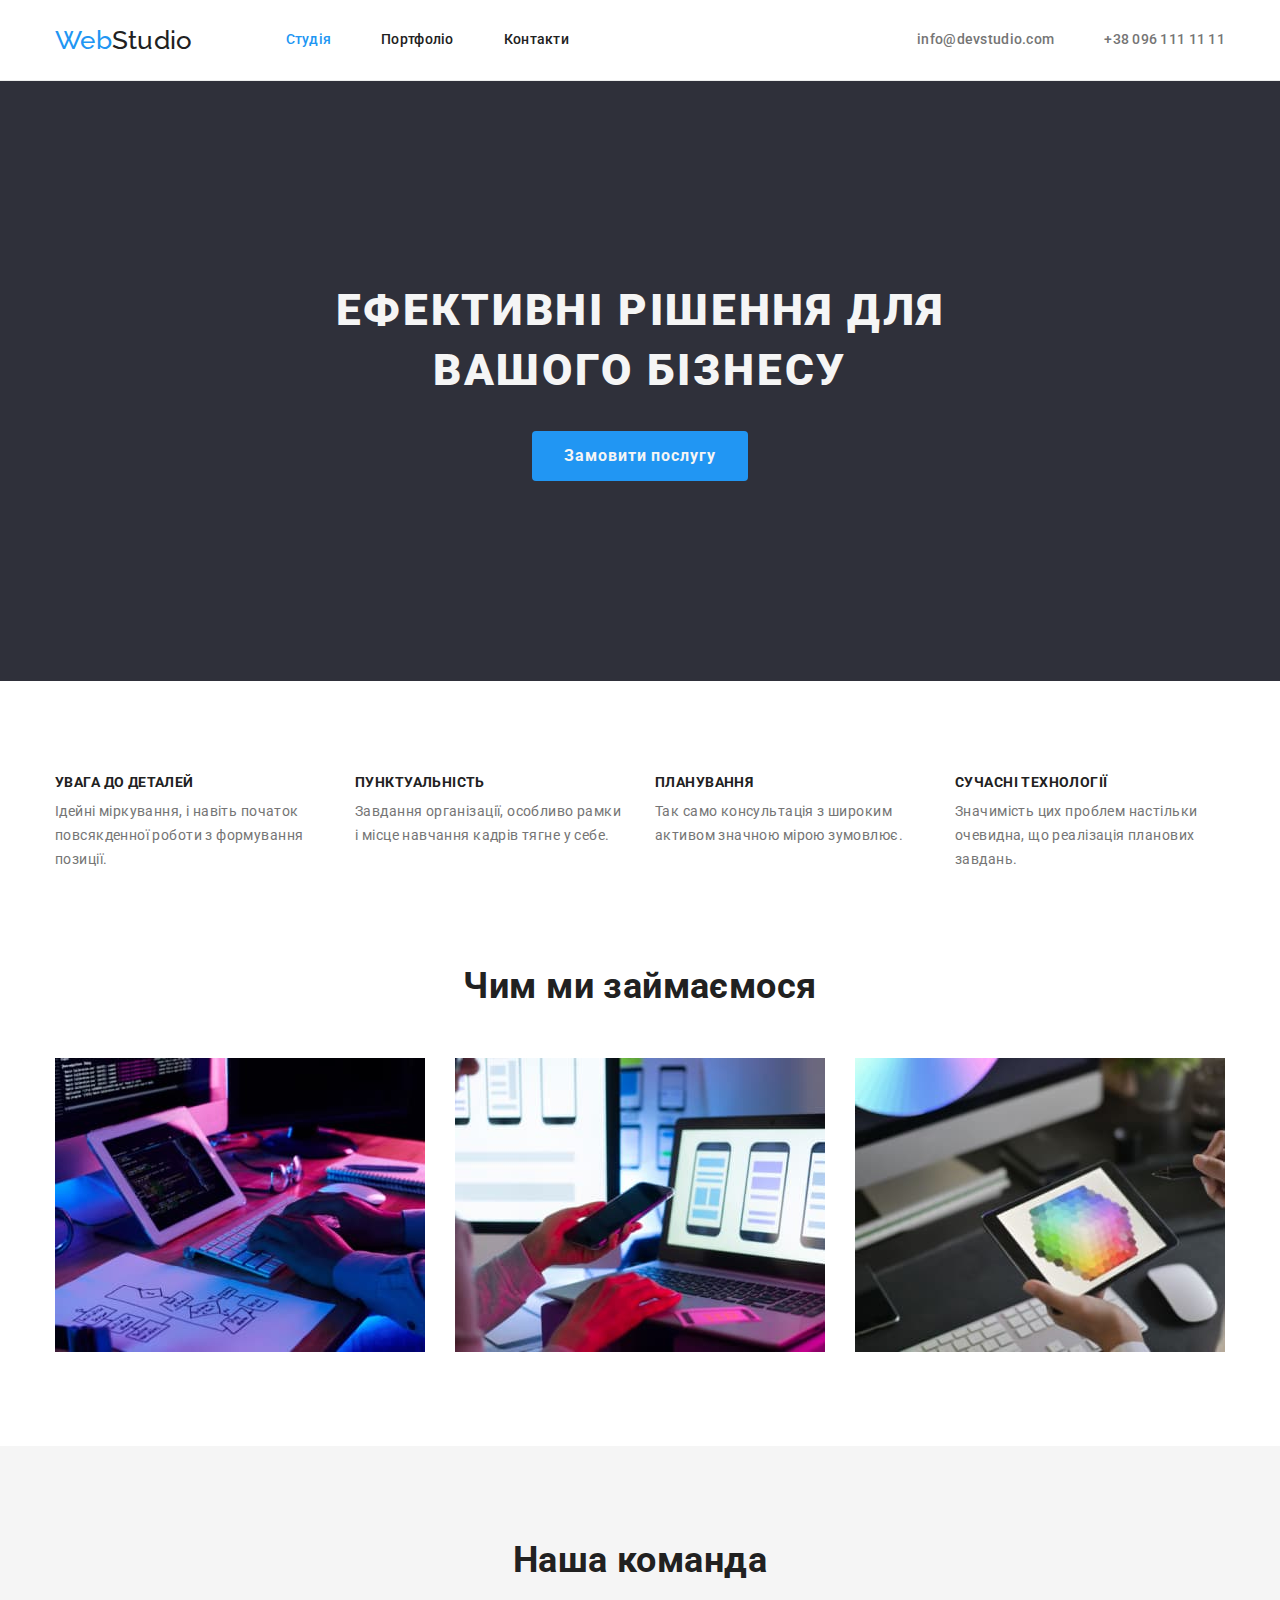
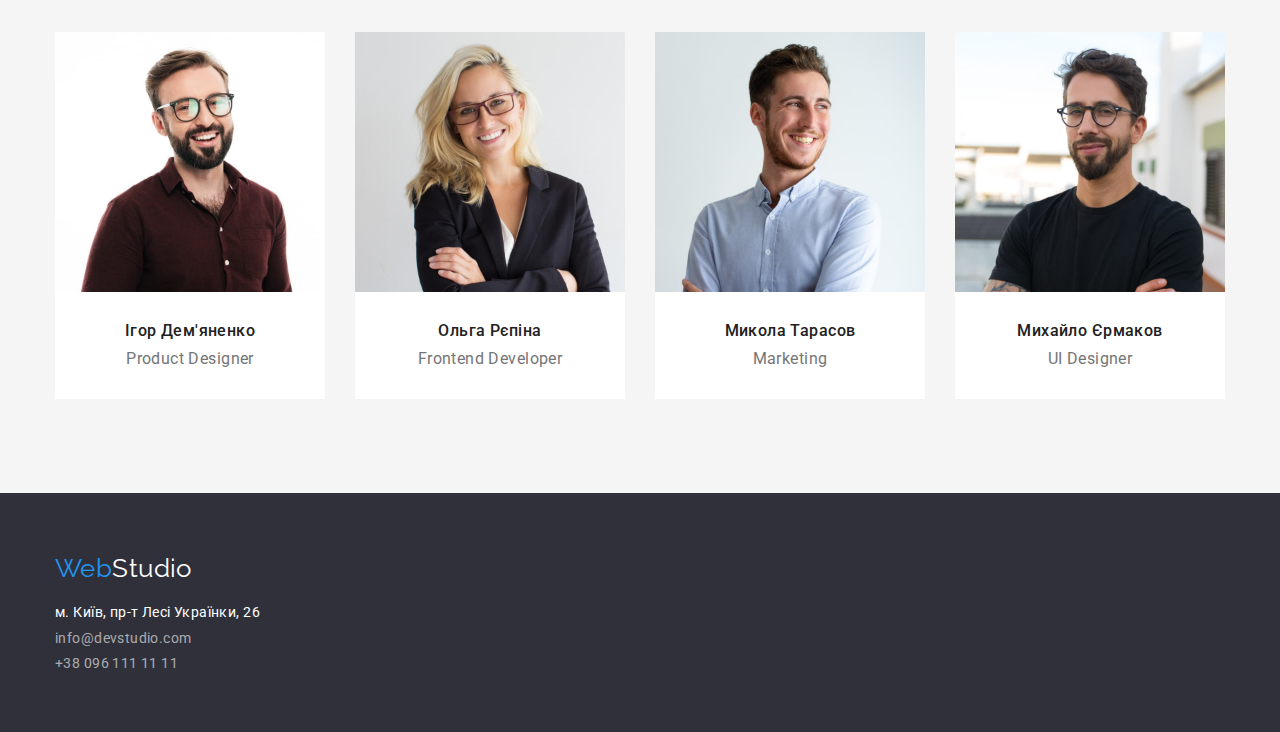
<file: index.html>
<!DOCTYPE html>
<html lang="uk">
  <head>
    <meta charset="UTF-8" />
    <meta http-equiv="X-UA-Compatible" content="IE=edge" />
    <meta name="viewport" content="width=device-width, initial-scale=1.0" />
    <link rel="preconnect" href="https://fonts.googleapis.com">
    <link rel="preconnect" href="https://fonts.gstatic.com" crossorigin>
    <link href="https://fonts.googleapis.com/css2?family=Raleway:wght@700&family=Roboto:wght@400;500;700;900&display=swap" rel="stylesheet">
    <link rel="stylesheet" href="https://cdnjs.cloudflare.com/ajax/libs/modern-normalize/1.1.0/modern-normalize.min.css">
    <link rel="stylesheet" href="css/styles.css">
    <title>WebStudio</title>
  </head>
  <body>
     <header class="header">
      <div class="container main-nav">
       <nav class="header-nav">
        <a  href="/index.html" lang="en" class="logo"><span class="logo-web">Web</span>Studio
        </a> 
        <ul class="header-list">
           <li class="item"><a href="index.html" class="link current">Студія</a></li>
           <li class="item"><a href="portfolio.html" class="link">Портфоліо</a></li>
           <li class="item"><a href="" class="link" >Контакти </a></li>
        </ul>
       </nav>
        <ul class="header-contact">
          <li class="item"> <a href="mailto:info@devstudio.com" class="header-link">info@devstudio.com </a></li>
          <li class="item"> <a href="tel:+380961111111" class="header-link"> +38 096 111 11 11 </a></li>
        </ul>
      </div>
     </header>
    <main>
       <section class="main section">
          <div class="container">
            <h1 class="main-title"> Ефективні рішення для вашого бізнесу </h1>
            <button class="main-button" type="button">Замовити послугу </button> 
         </div>
        </section>
       <!--section about company-->
      <section class="company section"> 
        <div class="container">
         <h2 class="visually-hidden"> Веб студія, основні напрямки роботи </h2>
         <ul class="company-list">
           <li class="company-item"> 
            <h3 class="company-title">УВАГА ДО ДЕТАЛЕЙ </h3>
            <p class="company-description">Ідейні міркування, і навіть початок повсякденної роботи з формування позиції. </p>
           </li>
           <li class="company-item">
            <h3 class="company-title">ПУНКТУАЛЬНІСТЬ </h3>
            <p class="company-description">Завдання організації, особливо рамки і місце навчання кадрів тягне у себе. </p>
           </li>
           <li class="company-item"> 
            <h3 class="company-title"> ПЛАНУВАННЯ</h3>
            <p class="company-description">Так само консультація з широким активом значною мірою зумовлює.</P>
           </li>
           <li class="company-item">
            <h3 class="company-title"> СУЧАСНІ ТЕХНОЛОГІЇ</h3>
            <p class="company-description"> Значимість цих проблем настільки очевидна, що реалізація планових завдань.</p>
           </li>
         </ul>
        </div>
      </section>
      <section class="work section">
        <div class="container">
           <h2 class="work-title"> Чим ми займаємося </h2>
          <ul class="work-list">
            <li  class="work-item">
             <img src="./images/box1.jpg" alt=" Увага до деталей" width="370">
             </li>
            <li class="work-item"> 
             <img src="./images/box2.jpg" alt="ПЛАНУВАННЯ" width="370">
            </li>
            <li class="work-item"> 
             <img src="./images/box3.jpg" alt="СУЧАСНІ ТЕХНОЛОГІЇ" width="370">
            </li>
         </ul>
        </div>
      </section>
        <!-- section about team-->
      <section class="team section">
       <div class="container">
        <h2 class="team-title"> Наша команда  </h2>
        <ul class="team-list"> 
          <li class="team-item">
            <img src="./images/img1.jpg" alt="Product_Designer" width="270">
            <div class="team-block"> 
              <h3 class="team-heroes"> Ігор Дем'яненко </h3>
              <p class="team-description"> Product Designer </p>
            </div>
          </li>
          <li class="team-item">
            <img src="./images/img2.jpg" alt="Frontend_Developer" width="270">
            <div class="team-block">
              <h3 class="team-heroes"> Ольга Рєпіна </h3>
              <p class="team-description"> Frontend Developer </p>
            </div>
           
          </li>
          <li class="team-item">
            <img src="./images/img3.jpg" alt="Marketing" width="270">
            <div class="team-block">
              <h3 class="team-heroes">Микола Тарасов</h3>
              <p class="team-description"> Marketing </p>
            </div>
          </li>
          <li class="team-item">
            <img src="./images/img4.jpg" alt="UI Designer" width="270">
            <div class="team-block">
              <h3 class="team-heroes"> Михайло Єрмаков </h3>
              <p class="team-description"> UI Designer </p>
            </div>
          </li>
        </ul>
        </div>
      </section>
    </main>
 
    <footer class="footer">
      <div class="container">
        <a href="/index.html" lang="en" class="footer-logo"><span class="footer-logo-web">Web</span>Studio
        </a> 
        <address> 
          <ul class="footer-list">
            <li  class="footer-item">
              <a href="https://goo.gl/maps/2AqovgsvWm5qZZo3A" target="_blank" rel="noopener nofollow noreferrer" class="link-adress">
               м. Київ, пр-т Лесі Українки, 26 </a>
            </li>
            <li  class="footer-item"> <a href="mailto:info@devstudio.com" class="link-contacts">info@devstudio.com </a></li>
            <li  class="footer-item"> <a href="tel:+380961111111" class="link-contacts"> +38 096 111 11 11 </a></li>
          </ul>
        </address>
      </div>
   </footer> 
  </body>
</html>
</file>
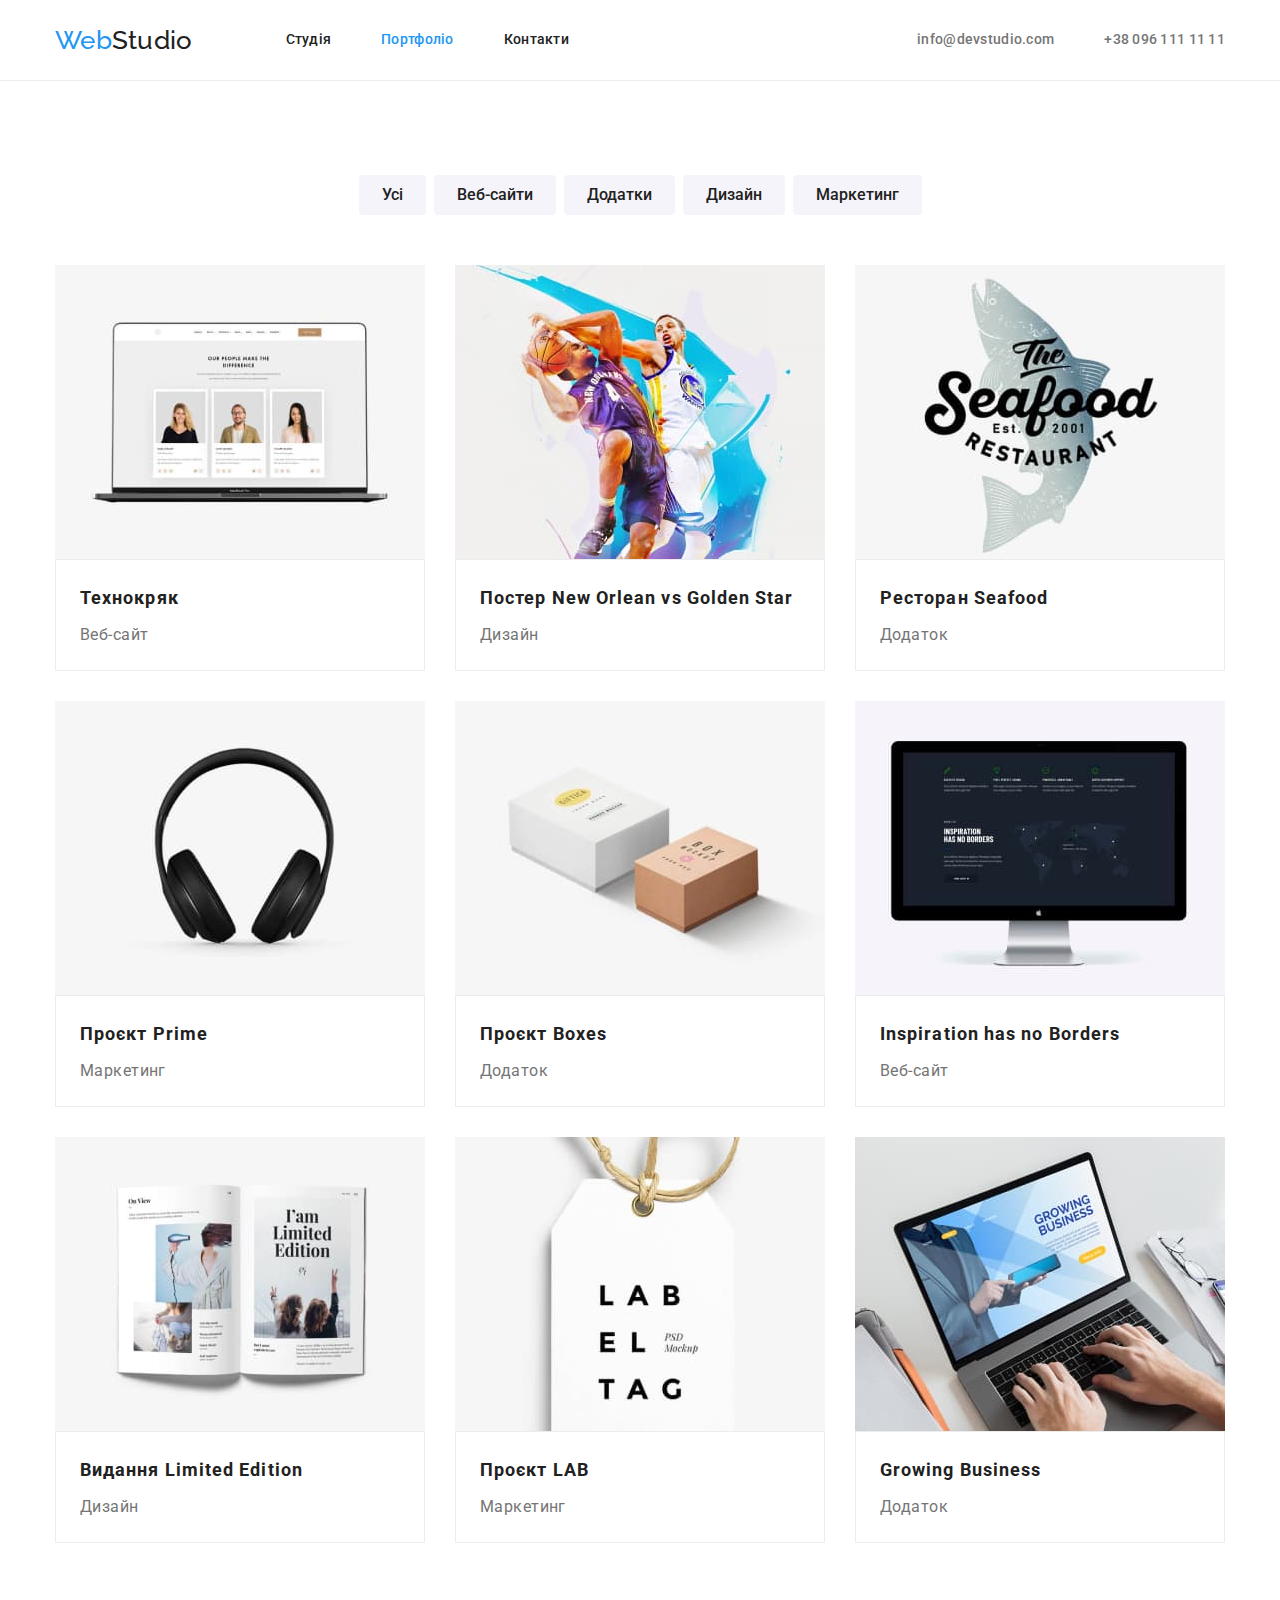
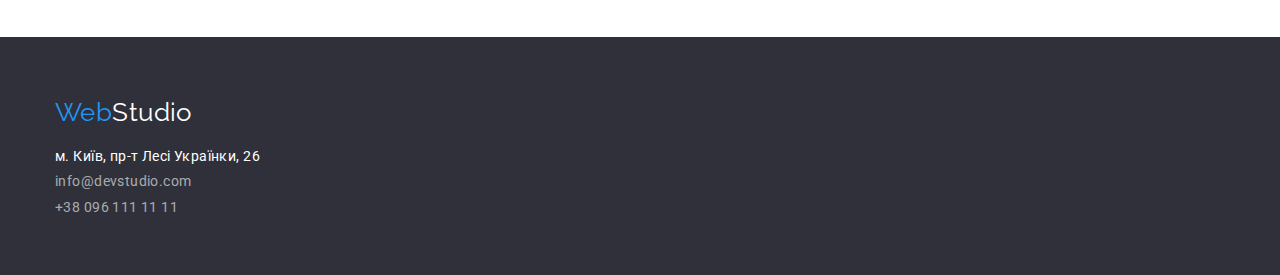
<file: portfolio.html>
<!DOCTYPE html>
<html lang="uk">
  <head>
    <meta charset="UTF-8"/>
    <meta http-equiv="X-UA-Compatible" content="IE=edge" />
    <meta name="viewport" content="width=device-width, initial-scale=1.0" />
    <link rel="preconnect" href="https://fonts.googleapis.com">
    <link rel="preconnect" href="https://fonts.gstatic.com" crossorigin>
    <link href="https://fonts.googleapis.com/css2?family=Raleway:wght@700&family=Roboto:wght@400;500;700;900&display=swap" rel="stylesheet">
    <link rel="stylesheet" href="https://cdnjs.cloudflare.com/ajax/libs/modern-normalize/1.1.0/modern-normalize.min.css">
    <link rel="stylesheet" href="css/styles.css">
  
    <title>WebStudio</title>
  </head>
  <body>
    <header class="header">
      <div class="container main-nav">
       <nav class="header-nav">
        <a  href="/index.html" lang="en" class="logo"><span class="logo-web">Web</span>Studio
        </a> 
        <ul class="header-list">
           <li class="item"><a href="index.html" class="link">Студія</a></li>
           <li class="item"><a href="portfolio.html" class="link current">Портфоліо</a></li>
           <li class="item"><a href="" class="link"> Контакти </a></li>
        </ul>
       </nav>
        <ul class="header-contact">
          <li class="item"> <a href="mailto:info@devstudio.com" class="header-link">info@devstudio.com </a></li>
          <li class="item"> <a href="tel:+380961111111" class="header-link"> +38 096 111 11 11 </a></li>
        </ul>
      </div>
     </header>
    <main>
        <section class="projects section">
          <div class="container"> 
            <h1 hidden> Веб студія, доадктки, веб-сайти, дизайн, макети </h1>
              <!-- section website navigation -->
            <ul class="portfolio-list-button">
                <li class="portfolio-filter">  <button class="button" type="button"> Усі </button> </li>
                <li class="portfolio-filter">  <button class="button" type="button"> Веб-сайти </button> </li>
                <li class="portfolio-filter">  <button class="button" type="button"> Додатки </button> </li>
                <li class="portfolio-filter">  <button class="button" type="button"> Дизайн </button> </li>
                <li class="portfolio-filter">  <button class="button" type="button"> Маркетинг </button> </li>
            </ul>
          
           <!-- section web studio projects -->
            <ul class="portfolio-list-card">
                <li class="projects-item">
                    <img src="./images_projects/img1.jpg" alt="Веб-сайт" width="370">
                    <div class="projects-block">
                      <h2 class="projects-titel"> Технокряк </h2>
                      <p class="projects-description"> Веб-сайт </p>
                    </div> 
                </li>
                <li class="projects-item">
                    <img src="./images_projects/img2.jpg" alt="Постер New Orlean vs Golden Star" width="370">
                    <div class="projects-block">
                      <h2 class="projects-titel"> Постер New Orlean vs Golden Star </h2>
                      <p class="projects-description"> Дизайн  </p>
                    </div>   
                </li>
                <li class="projects-item">
                    <img src="./images_projects/img3.jpg" alt="Ресторан Seafood" width="370">
                    <div class="projects-block">
                      <h2 class="projects-titel"> Ресторан Seafood </h2>
                      <p class="projects-description"> Додаток </p>
                    </div> 
                </li>
                <li class="projects-item">
                    <img src="./images_projects/img4.jpg" alt="Проєкт Prime" width="370">
                    <div class="projects-block">
                      <h2 class="projects-titel"> Проєкт Prime </h2>
                      <p class="projects-description"> Маркетинг </p>
                    </div>
                </li>
                <li class="projects-item">
                    <img src="./images_projects/img5.jpg" alt="Проєкт Boxes" width="370">
                    <div class="projects-block">
                      <h2 class="projects-titel"> Проєкт Boxes </h2>
                      <p class="projects-description"> Додаток </p>
                    </div>    
                </li>
                <li class="projects-item">
                    <img src="./images_projects/img6.jpg" alt="Inspiration has no Borders" width="370">
                    <div class="projects-block">
                      <h2 class="projects-titel"> Inspiration has no Borders </h2>
                      <p class="projects-description"> Веб-сайт </p>
                    </div> 
                </li>
                <li class="projects-item">
                    <img src="./images_projects/img7.jpg" alt="Видання Limited Edition" width="370">
                    <div class="projects-block">
                      <h2 class="projects-titel"> Видання Limited Edition </h2>
                      <p class="projects-description"> Дизайн </p>
                    </div>    
                </li>
                <li class="projects-item">
                    <img src="./images_projects/img8.jpg" alt="Проєкт LAB" width="370">
                   <div class="projects-block">
                    <h2 class="projects-titel"> Проєкт LAB </h2>
                    <p class="projects-description"> Маркетинг </p>
                   </div> 
                </li>
                <li class="projects-item">
                    <img src="./images_projects/img9.jpg" alt="Growing Business" width="370">
                    <div class="projects-block">
                      <h2 class="projects-titel"> Growing Business </h2>
                      <p class="projects-description"> Додаток </p>
                     </div>
                </li>
            </ul>
          </div>
        </section>
    </main>
    
    <footer class="footer">
      <div class="container">
        <a href="/index.html" lang="en" class="footer-logo"><span class="footer-logo-web">Web</span>Studio
        </a> 
        <address> 
          <ul class="footer-list">
            <li  class="footer-item">
              <a href="https://goo.gl/maps/2AqovgsvWm5qZZo3A" target="_blank" rel="noopener nofollow noreferrer" class="link-adress">
               м. Київ, пр-т Лесі Українки, 26 </a>
            </li>
            <li  class="footer-item"> <a href="mailto:info@devstudio.com" class="link-contacts">info@devstudio.com </a></li>
            <li  class="footer-item"> <a href="tel:+380961111111" class="link-contacts"> +38 096 111 11 11 </a></li>
          </ul>
        </address>
      </div>
   </footer> 
  </body>
</html>
</file>
<file: css/styles.css>
:root {
    --primary-text-color: #212121 ;
    --second-text-color: #757575;
    --accent-text-color: #2196F3;
    --primary-bg-color: #FFFFFF;
    --second-bg-color: #F5F5F5;
    --accent-bg-color: #2F303A;
    --active-bg-color: #2196F3;
    --buttoms-text-color--:#FFFFFF;
    --buttoms-bg-color--:#F5F4FA;
}

/* утіліти*/

h1,
h2,
h3,
h4,
h5,
h6,
p,
ul {
  margin: 0;
}
ul{
  padding-left: 0;
  list-style: none; 
}

body {
    font-family : Roboto, sans-serif;
    font-size : 14px;
    letter-spacing: 0.03em;

    background-color: var(--primary-bg-color) ;
    color: var(--primary-text-color);}

a, address {
  font-style: normal;
  text-decoration: none;
}

a:active {
  cursor: pointer;
  color:var(--accent-text-color)
}

img{
  display: block;
}

.container {
  width: 1200px;
 
  padding-left: 15px;
  padding-right: 15px;
  margin-left: auto;
  margin-right: auto;
}


.visually-hidden {
  position: absolute;
  width: 1px;
  height: 1px;
  margin: -1px;
  border: 0;
  padding: 0;
  
  white-space: nowrap;
  clip-path: inset(100%);
  clip: rect(0 0 0 0);
  overflow: hidden;}

/* logo style*/

.logo-web{
  color: var(--accent-text-color)
}
.logo, .link {
  color: var(--primary-text-color)
}
.logo, .logo-web, 
.footer-logo, 
.footer-logo-web{

  font-family: Raleway, sans-serif;
  font-size: 26px;
  line-height: 1.19;
  text-decoration: none;
}

/*header*/

.header {
  display: block;
  border-bottom: 1px solid rgba(236, 236, 236, 1);

  color: var(--primary-text-color);

  font-weight: 500;
  line-height: 1.14;
  letter-spacing: 0.02em;
}
.main-nav,
.header-nav{
  display: flex;
  align-items: center;
}

.header-list{
  margin-left: 93px;
}
  
.header-list, 
.link.current {
  display: flex;
  
  color: var(--accent-text-color);
}

.header-list .item + .item{
  margin-left: 50px;
}
.header-link {
 color: var(--second-text-color);
}

.link:hover,.header-link:hover,.link.current:hover,
.link:focus, .header-link:focus,.link.current:focus {
  color:var(--accent-text-color)
}

.header-contact{
  display: flex;
  margin-left: auto;
}

.header-contact .item + .item{
  margin-left: 50px;
}

.link, .link-current{
  display: block;
  padding-top: 32px;
  padding-bottom: 32px;
}

/* main*/
.section{
  padding-top: 94px;
  padding-bottom: 94px;
}

.main{
  background-color: var(--accent-bg-color);
  padding: 200px 0 200px 0;
  text-align: center;
}

.main-title{
  color: var(--second-bg-color);
  width: 696px;
  margin-left: auto;
  margin-right: auto;
  font-weight: 900;
  font-size: 44px;
  line-height: 1.36;
  letter-spacing: 0.06em;
  text-transform: uppercase;
}

.main-button {
  margin-top: 30px;
  min-width: 216px;
  border: none;
  border-radius: 4px;
  padding: 10px 32px 10px 32px;

  background-color: var(--active-bg-color);
  color: var(--second-bg-color);
  padding: 10px 0px 10px 0px;
  font-family: Roboto, sans-serif;
  font-weight: 700;
  font-size: 16px;
  line-height: 1.87;
  align-items: center;
  letter-spacing: 0.06em;
}

/*company section*/

.company-list {
  display: flex;
  flex-wrap: wrap;
}

.company-item {
  width: 270px;
  margin-right: 30px;
}

.company-title {
    font-size: 14px;
    line-height: 1.14;
    letter-spacing: 0.03em;
    text-transform: uppercase;
   }  

.company-item:nth-child(4n)
{
  margin-right: 0;
}

.company-description {
    margin-top: 10px;
    
    color: var(--second-text-color);
    line-height: 1.71;
  }

  /*work section*/
.work{
  padding-top: 0;
}
  .work-list{
    display: flex;
    margin-left: auto;
    margin-top: 50px 
  }

 .work-item{
  width: 370px;
 }

  .work-list
  .work-item+.work-item {
  margin-left: 30px;
}

.work-title, 
.team-title {
  color: var(--primary-text-color);
  font-size: 36px;
  line-height: 1.16;
  text-align: center;
}

/* team section*/
.team{
  background-color: var(--second-bg-color);
}

.team-list{
  display: flex;
  margin-left: auto;
  margin-top: 50px
}

.team-item {
  background-color: var(--primary-bg-color);
  width: 270px;
}

.team-list .team-item + .team-item{
  margin-left: 30px;
}
.team-block{
  padding: 30px 0 30px 0;

}
.team-heroes{
  font-weight: 500;
  line-height: 1.14;
  text-align: center;
}

.team-description {
  margin-top: 10px;

  color: var(--second-text-color);
  font-size: 16px;
  line-height: 1.18;
  text-align: center;
 
}

/* foter*/
.footer {
  padding-top: 60px;
  padding-bottom: 60px;
  background-color: var(--accent-bg-color);
}

.footer-list{
  margin-top: 20px;
}

.footer-list, .link-adress{
  font-style: normal;
  color: var(--buttoms-text-color--);
  line-height: 1.18;
  text-decoration: none;
}

.footer-item
{margin-bottom: 9px;
}
.footer-item:last-child{
  margin-bottom: 0;
}
.link-contacts{
   color: rgba(255, 255, 255, 0.6)
}

.footer-logo {
  color: var(--primary-bg-color);
}
.footer-logo-web{
color: var(--accent-text-color);
}

/* portfolio*/

.portfolio-list-button {
  justify-content: center;

  display: flex;
  flex-wrap: wrap;
}

.portfolio-list-card {
  margin-top: 50px;
  justify-content: center;

  display: flex;
  flex-wrap: wrap;
}


.projects-item{
  width: 370px;
  margin-right: 30px;
  margin-bottom: 30px;
}

.projects-block {
  padding: 20px 24px;
  border-top: none;

  border: 1px solid rgba(236, 236, 236, 1)
  
}

.projects-item:nth-child(3n){
  margin-right: 0;
}

.projects-item:nth-last-child(-n +3){
  margin-bottom: 0;
}



.portfolio-list-button
.portfolio-filter+.portfolio-filter{
  padding-left: 8px;
}

.button:hover,
.button:focus{
  background-color: var(--active-bg-color);
  color: var(--buttoms-text-color--);
}
.button{
  display:inline-block;
  border-radius: 4px;
  padding: 6px 22px 6px 22px;
  cursor: pointer;
  border: 1px solid #F5F4FA;

  background-color: var(--buttoms-bg-color--);
  color: var(--primary-text-color);
  
  font-family: Roboto, sans-serif;
  font-weight: 500;
  font-size: 16px;
  line-height: 1.62;
  text-align: center; 
}
.projects-titel{
  margin-bottom: 4px;
  color: var(--primary-text-color);
  font-size: 18px;
  line-height: 2;
  letter-spacing: 0.06em;
}
.projects-description{

  color: var(--second-text-color);
  font-size: 16px;
  line-height: 1.87;
}
</file>
